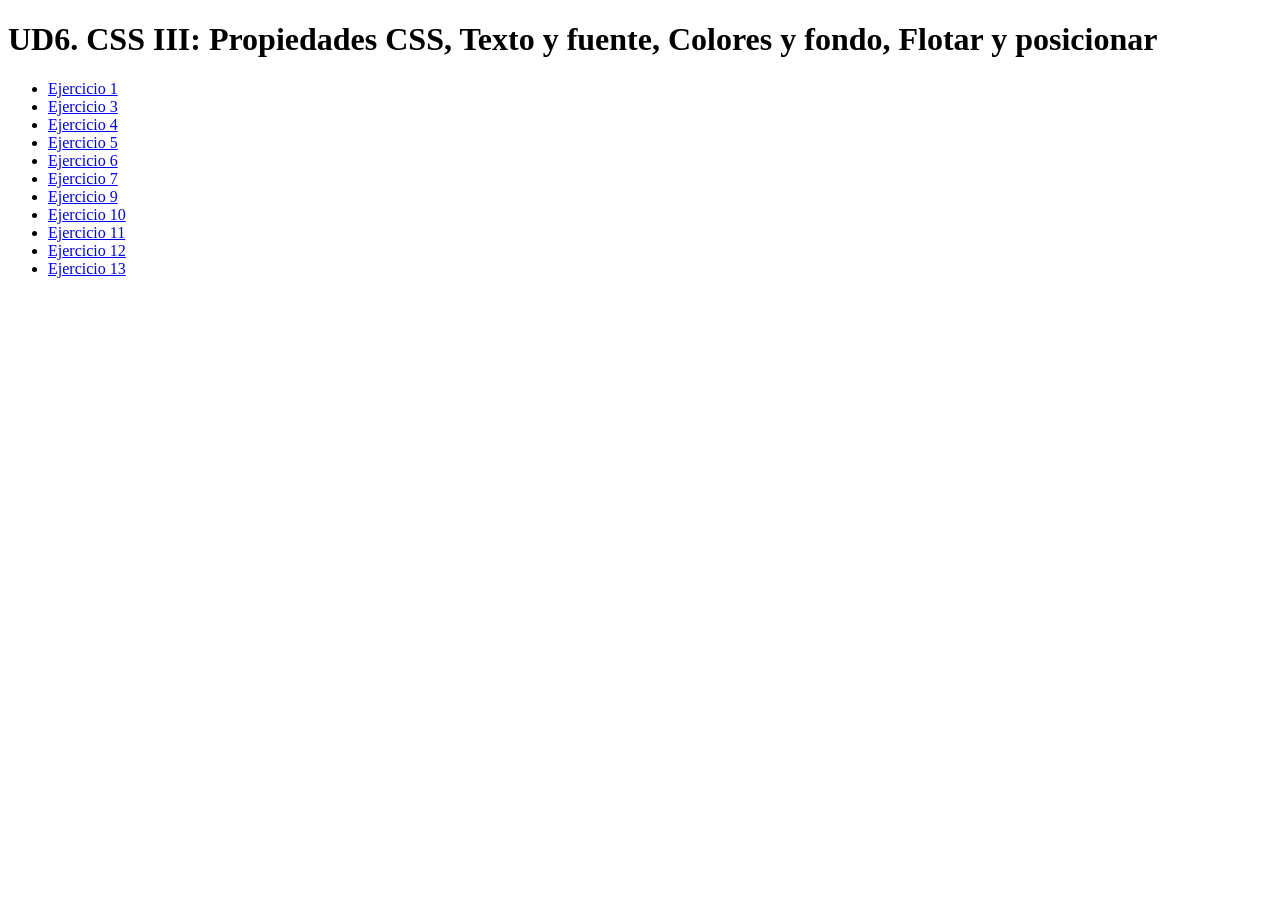
<file: index.html>
<!DOCTYPE html>
<html lang="es">
<head>
    <meta charset="UTF-8">
    <meta name="viewport" content="width=device-width, initial-scale=1.0">
    <title>UD6. CSS III - Ejercicios resueltos</title>
</head>
<body>
    <h1>UD6. CSS III: Propiedades CSS, Texto y fuente, Colores y fondo, Flotar y posicionar</h1>
    <ul>
        <li><a href="ej1/ej1.html">Ejercicio 1</a></li>
        <li><a href="ej3/ej3.html">Ejercicio 3</a></li>
        <li><a href="ej4/ej4.html">Ejercicio 4</a></li>
        <li><a href="ej5/ej5.html">Ejercicio 5</a></li>
        <li><a href="ej6/ej6.html">Ejercicio 6</a></li>
        <li><a href="ej7/ej7.html">Ejercicio 7</a></li>
        <li><a href="ej9/ej9.html">Ejercicio 9</a></li>
        <li><a href="ej10/ej10.html">Ejercicio 10</a></li>
        <li><a href="ej11/ej11.html">Ejercicio 11</a></li>
        <li><a href="ej12/ej12.html">Ejercicio 12</a></li>
        <li><a href="ej13/ej13.html">Ejercicio 13</a></li>
    </ul>

</body>
</html>
</file>
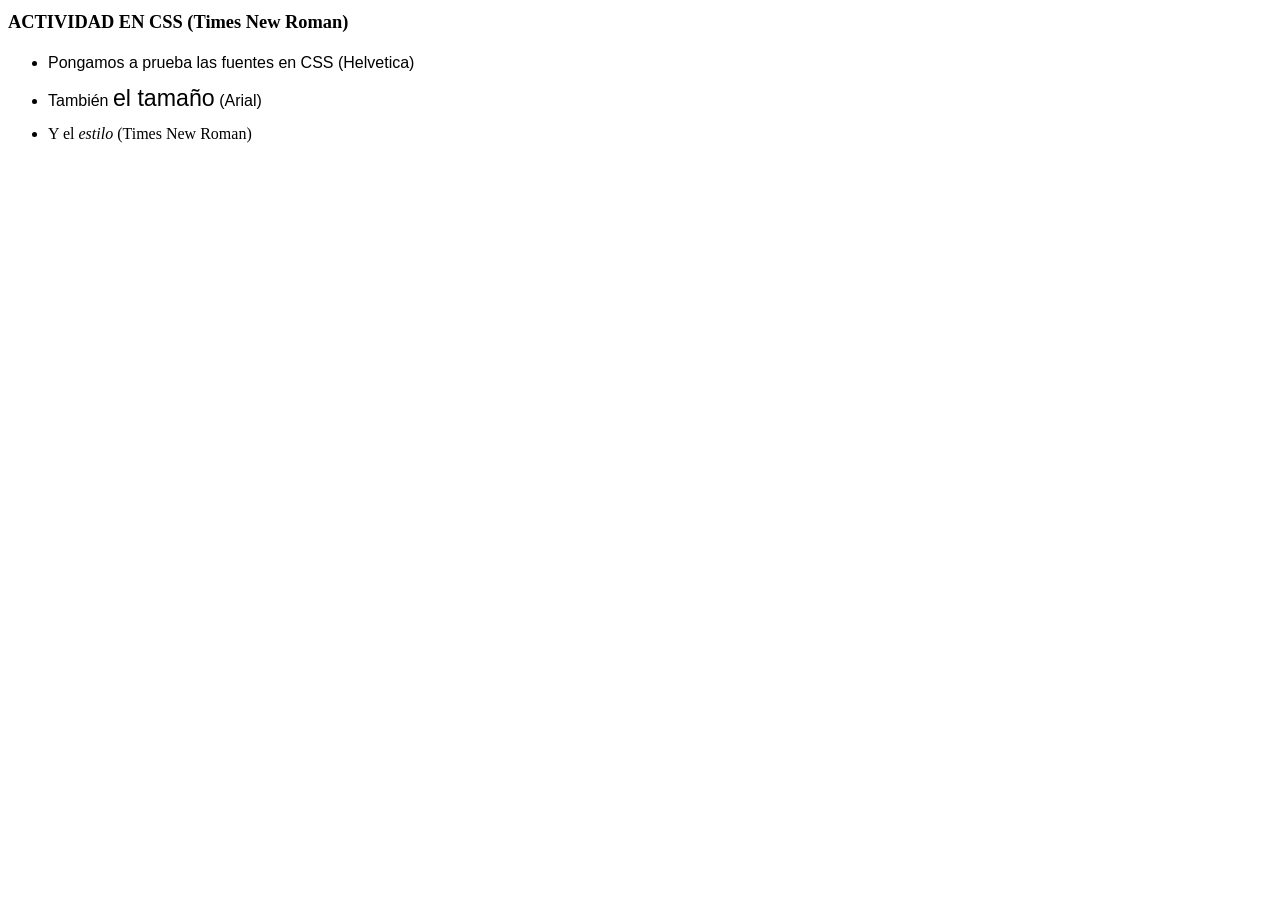
<file: ej1/ej1.html>
<!DOCTYPE html>
<html lang="es">
<head>
    <meta charset="UTF-8">
    <meta name="viewport" content="width=device-width, initial-scale=1.0">
    <title>Ejercicio 1: Texto y fuentes</title>
    <link rel="stylesheet" type="text/css" href="estilos1.css">
</head>
<body>
    <h1 class="titulo">ACTIVIDAD EN CSS (Times New Roman)</h1>
    <ul class="lista">
        <li class="fuente-helvetica">
            Pongamos a prueba las fuentes en CSS (Helvetica)
        </li>
        <li class="fuente-arial">
            También <span class="tamano">el tamaño</span> (Arial)
        </li>
        <li class="fuente-times">
            Y el <span class="cursiva">estilo</span> (Times New Roman)
        </li>
    </ul>

</body>
</html>
</file>
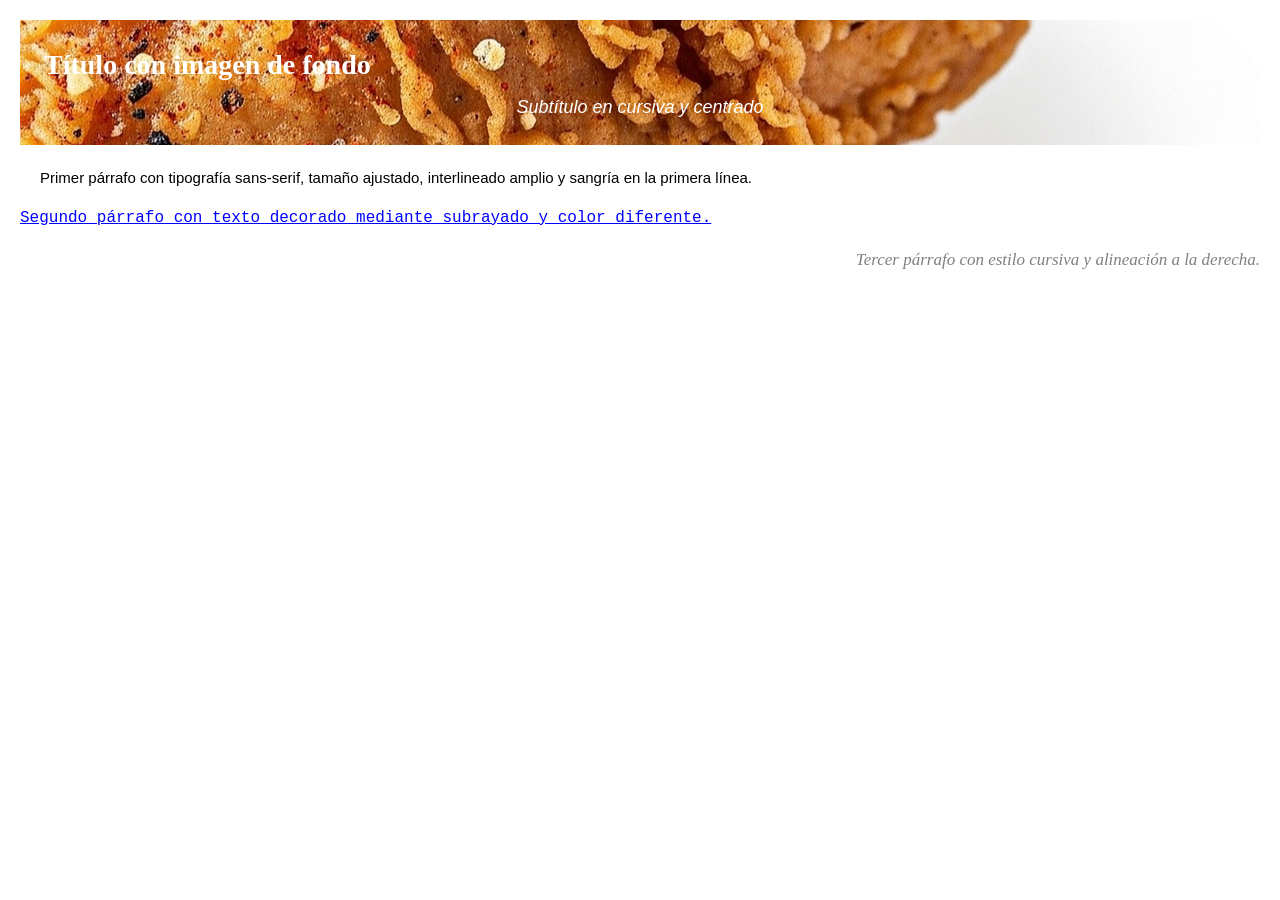
<file: ej10/ej10.html>
<!DOCTYPE html>
<html lang="es">

<head>
    <meta charset="UTF-8">
    <meta name="viewport" content="width=device-width, initial-scale=1.0">
    <title>Ejercicio 10: </title>
    <link rel="stylesheet" href="estilos10.css">
</head>

<body>
    <div class="banner">
        <h1>Título con imagen de fondo</h1>
        <p class="subtitulo">Subtítulo en cursiva y centrado</p>
    </div>

    <p class="parrafo-1">
        Primer párrafo con tipografía sans-serif, tamaño ajustado, interlineado amplio y sangría en la primera línea.
    </p>

    <p class="parrafo-2">
        Segundo párrafo con texto decorado mediante subrayado y color diferente.
    </p>

    <p class="parrafo-3">
        Tercer párrafo con estilo cursiva y alineación a la derecha.
    </p>

</body>
</html>
</file>
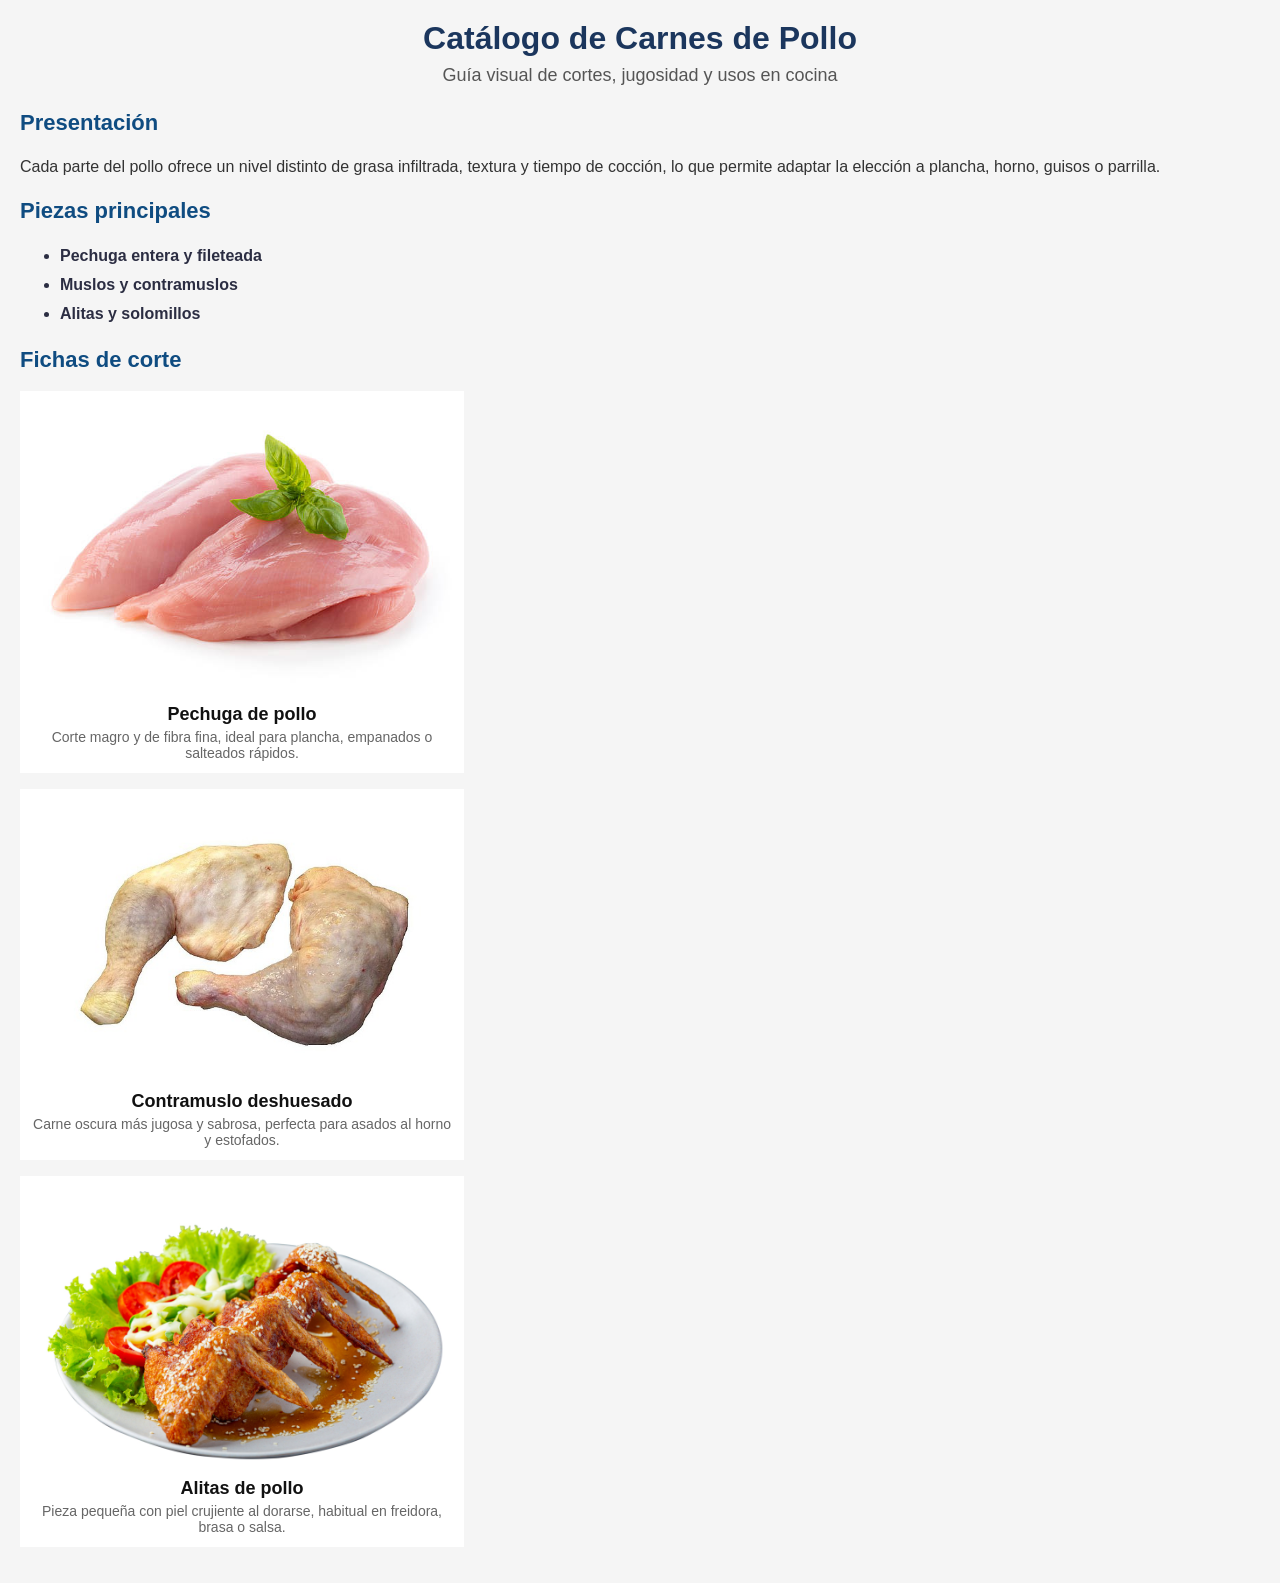
<file: ej11/ej11.html>
<!DOCTYPE html>
<html lang="es">
<head>
    <meta charset="UTF-8">
    <meta name="viewport" content="width=device-width, initial-scale=1.0">
    <title>Ejercicio 11: </title>
    <link rel="stylesheet" type="text/css" href="estilos11.css">
</head>
<body>
    <header class="cabecera">
        <h1 class="titulo-principal">Catálogo de Carnes de Pollo</h1>
        <p class="subtitulo">Guía visual de cortes, jugosidad y usos en cocina</p>
    </header>

    <main class="contenido">
        <section class="seccion-intro">
            <h2 class="titulo-seccion">Presentación</h2>
            <p class="parrafo-intro">
                Cada parte del pollo ofrece un nivel distinto de grasa infiltrada, textura y tiempo de cocción, lo que permite adaptar la elección a plancha, horno, guisos o parrilla.
            </p>
        </section>

        <section class="seccion-categorias">
            <h2 class="titulo-seccion">Piezas principales</h2>
            <ul class="lista-categorias">
                <li>Pechuga entera y fileteada</li>
                <li>Muslos y contramuslos</li>
                <li>Alitas y solomillos</li>
            </ul>
        </section>

        <section class="seccion-galeria">
            <h2 class="titulo-seccion">Fichas de corte</h2>

            <article class="tarjeta">
                <img src="imagenes/pechuga.jpg" alt="Filetes de pechuga de pollo">
                <h3 class="titulo-foto">Pechuga de pollo</h3>
                <p class="descripcion-foto">Corte magro y de fibra fina, ideal para plancha, empanados o salteados rápidos.</p>
            </article>

            <article class="tarjeta">
                <img src="imagenes/contramuslo.jpg" alt="Contramuslos de pollo deshuesados">
                <h3 class="titulo-foto">Contramuslo deshuesado</h3>
                <p class="descripcion-foto">Carne oscura más jugosa y sabrosa, perfecta para asados al horno y estofados.</p>
            </article>

            <article class="tarjeta">
                <img src="imagenes/alitas.jpg" alt="Alitas de pollo adobadas">
                <h3 class="titulo-foto">Alitas de pollo</h3>
                <p class="descripcion-foto">Pieza pequeña con piel crujiente al dorarse, habitual en freidora, brasa o salsa.</p>
            </article>
        </section>
    </main>

</body>
</html>
</file>
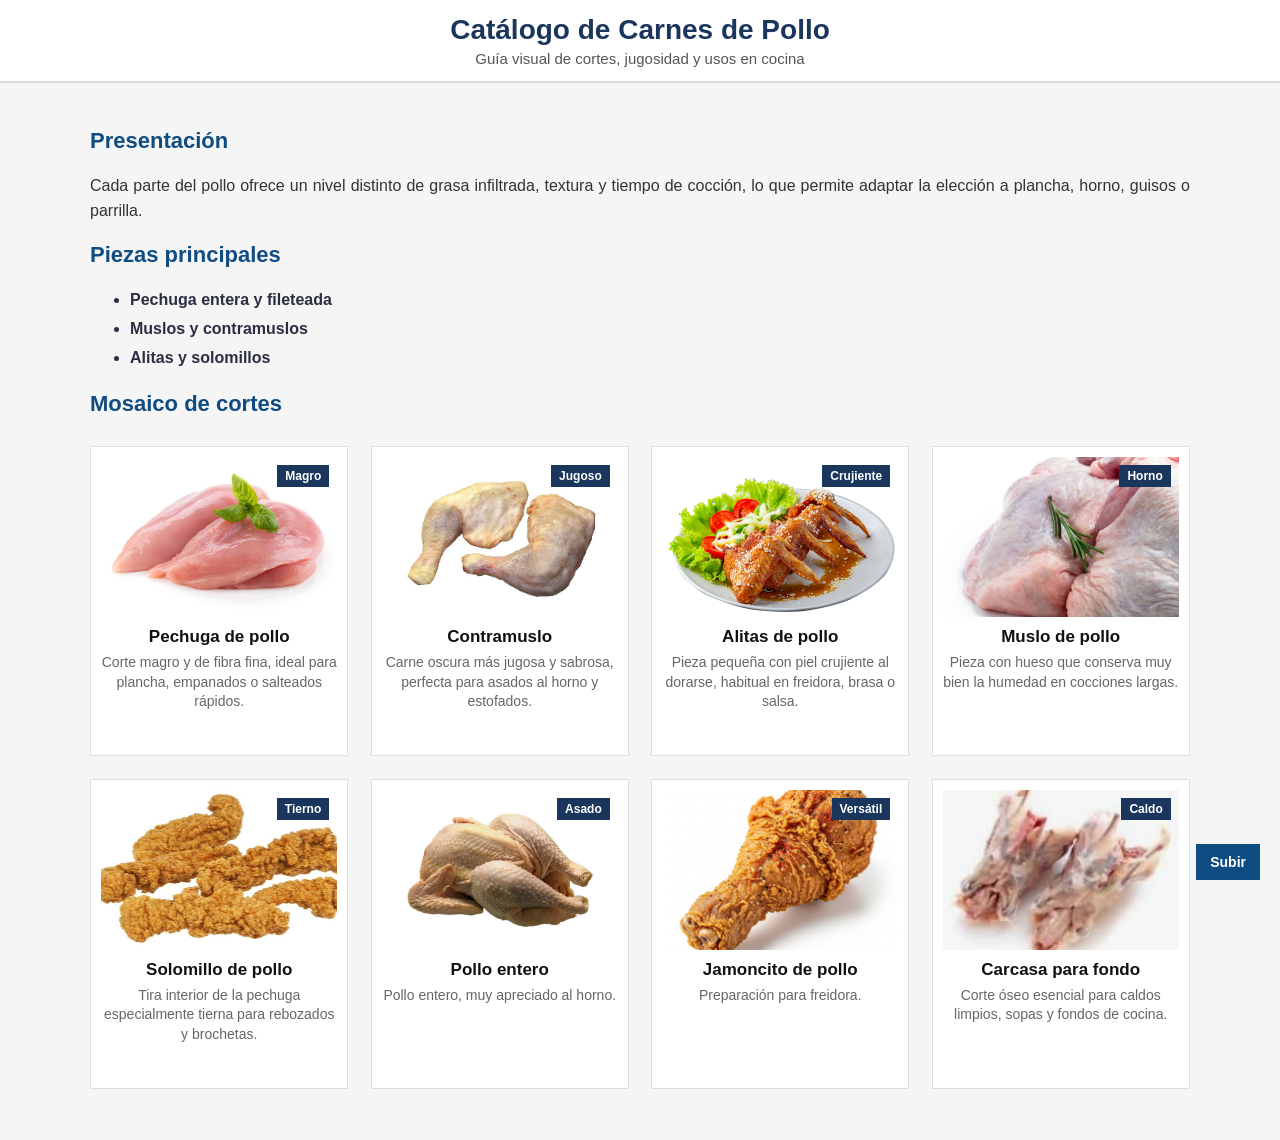
<file: ej12/ej12.html>
<!DOCTYPE html>
<html lang="es">
<head>
    <meta charset="UTF-8">
    <meta name="viewport" content="width=device-width, initial-scale=1.0">
    <title>Ejercicio 12: </title>
    <link rel="stylesheet" type="text/css" href="estilos12.css">
</head>
<body>
    <header class="cabecera-fija">
        <h1 class="titulo-principal">Catálogo de Carnes de Pollo</h1>
        <p class="subtitulo">Guía visual de cortes, jugosidad y usos en cocina</p>
    </header>

    <main class="contenido">
        <section class="seccion-intro">
            <h2 class="titulo-seccion">Presentación</h2>
            <p class="parrafo-intro">
                Cada parte del pollo ofrece un nivel distinto de grasa infiltrada, textura y tiempo de cocción, lo que permite adaptar la elección a plancha, horno, guisos o parrilla.
            </p>
        </section>

        <section class="seccion-categorias">
            <h2 class="titulo-seccion">Piezas principales</h2>
            <ul class="lista-categorias">
                <li>Pechuga entera y fileteada</li>
                <li>Muslos y contramuslos</li>
                <li>Alitas y solomillos</li>
            </ul>
        </section>

        <section class="seccion-galeria">
            <h2 class="titulo-seccion">Mosaico de cortes</h2>

            <div class="mosaico">
                <article class="tarjeta">
                    <div class="contenedor-imagen">
                        <img src="imagenes/pechuga.jpg" alt="Filetes de pechuga de pollo">
                        <span class="etiqueta">Magro</span>
                    </div>
                    <h3 class="titulo-foto">Pechuga de pollo</h3>
                    <p class="descripcion-foto">Corte magro y de fibra fina, ideal para plancha, empanados o salteados rápidos.</p>
                </article>

                <article class="tarjeta">
                    <div class="contenedor-imagen">
                        <img src="imagenes/contramuslo.jpg" alt="Contramuslos de pollo deshuesados">
                        <span class="etiqueta">Jugoso</span>
                    </div>
                    <h3 class="titulo-foto">Contramuslo</h3>
                    <p class="descripcion-foto">Carne oscura más jugosa y sabrosa, perfecta para asados al horno y estofados.</p>
                </article>

                <article class="tarjeta">
                    <div class="contenedor-imagen">
                        <img src="imagenes/alitas.jpg" alt="Alitas de pollo adobadas">
                        <span class="etiqueta">Crujiente</span>
                    </div>
                    <h3 class="titulo-foto">Alitas de pollo</h3>
                    <p class="descripcion-foto">Pieza pequeña con piel crujiente al dorarse, habitual en freidora, brasa o salsa.</p>
                </article>

                <article class="tarjeta">
                    <div class="contenedor-imagen">
                        <img src="imagenes/muslo.jpg" alt="Muslos de pollo enteros">
                        <span class="etiqueta">Horno</span>
                    </div>
                    <h3 class="titulo-foto">Muslo de pollo</h3>
                    <p class="descripcion-foto">Pieza con hueso que conserva muy bien la humedad en cocciones largas.</p>
                </article>

                <article class="tarjeta">
                    <div class="contenedor-imagen">
                        <img src="imagenes/solomillo.jpg" alt="Solomillos de pechuga de pollo">
                        <span class="etiqueta">Tierno</span>
                    </div>
                    <h3 class="titulo-foto">Solomillo de pollo</h3>
                    <p class="descripcion-foto">Tira interior de la pechuga especialmente tierna para rebozados y brochetas.</p>
                </article>

                <article class="tarjeta">
                    <div class="contenedor-imagen">
                        <img src="imagenes/pollo-entero.jpg" alt="Pollo entero">
                        <span class="etiqueta">Asado</span>
                    </div>
                    <h3 class="titulo-foto">Pollo entero</h3>
                    <p class="descripcion-foto">Pollo entero, muy apreciado al horno.</p>
                </article>

                <article class="tarjeta">
                    <div class="contenedor-imagen">
                        <img src="imagenes/jamoncito.jpg" alt="Jamoncito de pollo">
                        <span class="etiqueta">Versátil</span>
                    </div>
                    <h3 class="titulo-foto">Jamoncito de pollo</h3>
                    <p class="descripcion-foto">Preparación para freidora.</p>
                </article>

                <article class="tarjeta">
                    <div class="contenedor-imagen">
                        <img src="imagenes/carcasa.jpg" alt="Carcasa y espinazo de pollo para caldo">
                        <span class="etiqueta">Caldo</span>
                    </div>
                    <h3 class="titulo-foto">Carcasa para fondo</h3>
                    <p class="descripcion-foto">Corte óseo esencial para caldos limpios, sopas y fondos de cocina.</p>
                </article>
            </div>
        </section>
    </main>

    <a href="#" class="boton-subir">Subir</a>

</body>
</html>
</file>
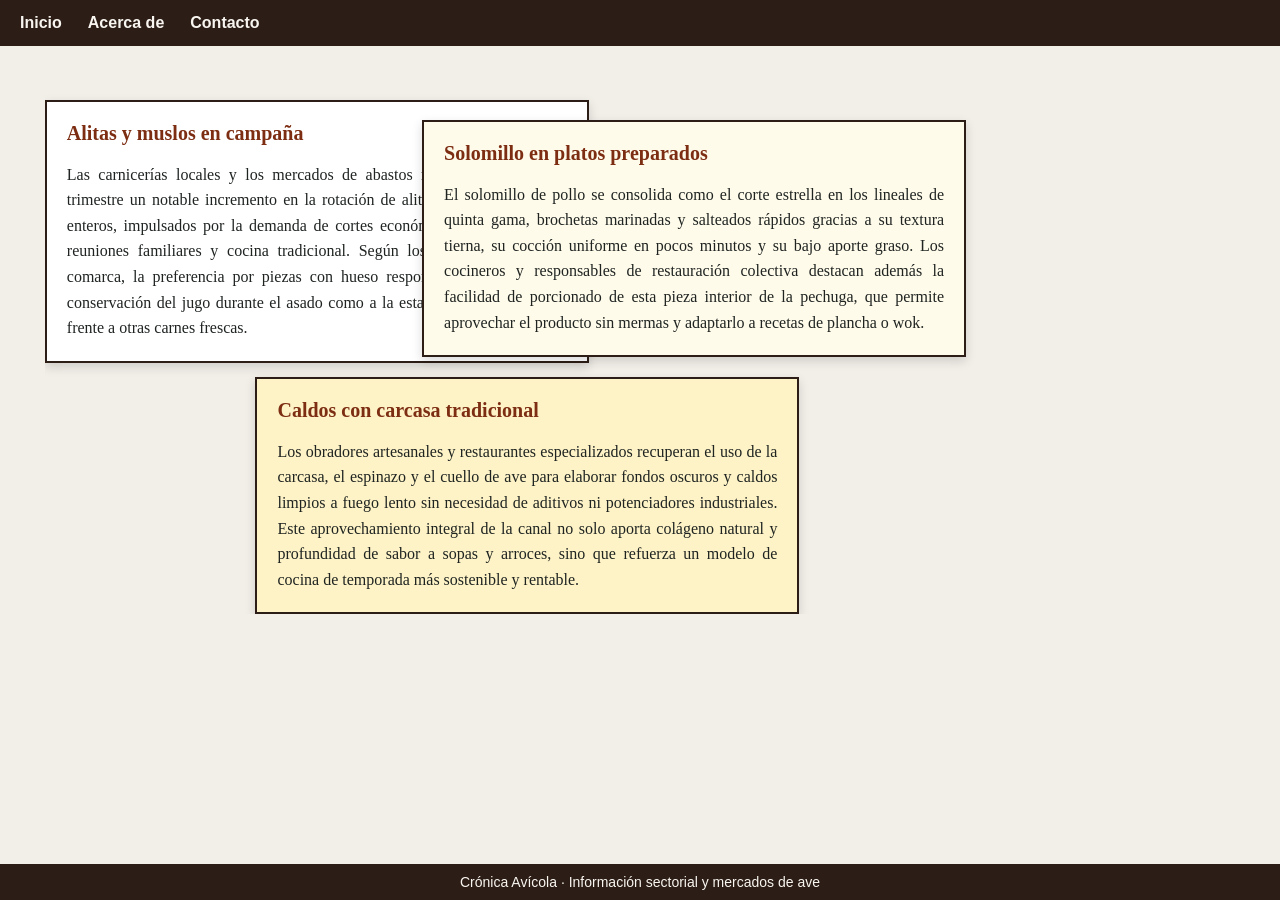
<file: ej13/ej13.html>
<!DOCTYPE html>
<html lang="es">
<head>
    <meta charset="UTF-8">
    <meta name="viewport" content="width=device-width, initial-scale=1.0">
    <title>Ejercicio 13: </title>
    <link rel="stylesheet" type="text/css" href="estilos13.css">
</head>
<body>
    <nav class="barra-nav">
        <a href="#inicio">Inicio</a>
        <a href="#acerca">Acerca de</a>
        <a href="#contacto">Contacto</a>
    </nav>

    <main id="inicio" class="contenedor">
        <div class="fila-secciones">
            <section id="acerca" class="seccion seccion-1">
                <h2>Alitas y muslos en campaña</h2>
                <p>Las carnicerías locales y los mercados de abastos registran durante este trimestre un notable incremento en la rotación de alitas adobadas y muslos enteros, impulsados por la demanda de cortes económicos y sabrosos para reuniones familiares y cocina tradicional. Según los distribuidores de la comarca, la preferencia por piezas con hueso responde tanto a su mejor conservación del jugo durante el asado como a la estabilidad de sus precios frente a otras carnes frescas.</p>
            </section>

            <section class="seccion seccion-2">
                <h2>Solomillo en platos preparados</h2>
                <p>El solomillo de pollo se consolida como el corte estrella en los lineales de quinta gama, brochetas marinadas y salteados rápidos gracias a su textura tierna, su cocción uniforme en pocos minutos y su bajo aporte graso. Los cocineros y responsables de restauración colectiva destacan además la facilidad de porcionado de esta pieza interior de la pechuga, que permite aprovechar el producto sin mermas y adaptarlo a recetas de plancha o wok.</p>
            </section>

            <section id="contacto" class="seccion seccion-3">
                <h2>Caldos con carcasa tradicional</h2>
                <p>Los obradores artesanales y restaurantes especializados recuperan el uso de la carcasa, el espinazo y el cuello de ave para elaborar fondos oscuros y caldos limpios a fuego lento sin necesidad de aditivos ni potenciadores industriales. Este aprovechamiento integral de la canal no solo aporta colágeno natural y profundidad de sabor a sopas y arroces, sino que refuerza un modelo de cocina de temporada más sostenible y rentable.</p>
            </section>
        </div>
    </main>

    <footer class="pie-fijo">
        <p>Crónica Avícola · Información sectorial y mercados de ave</p>
    </footer>

</body>
</html>
</file>
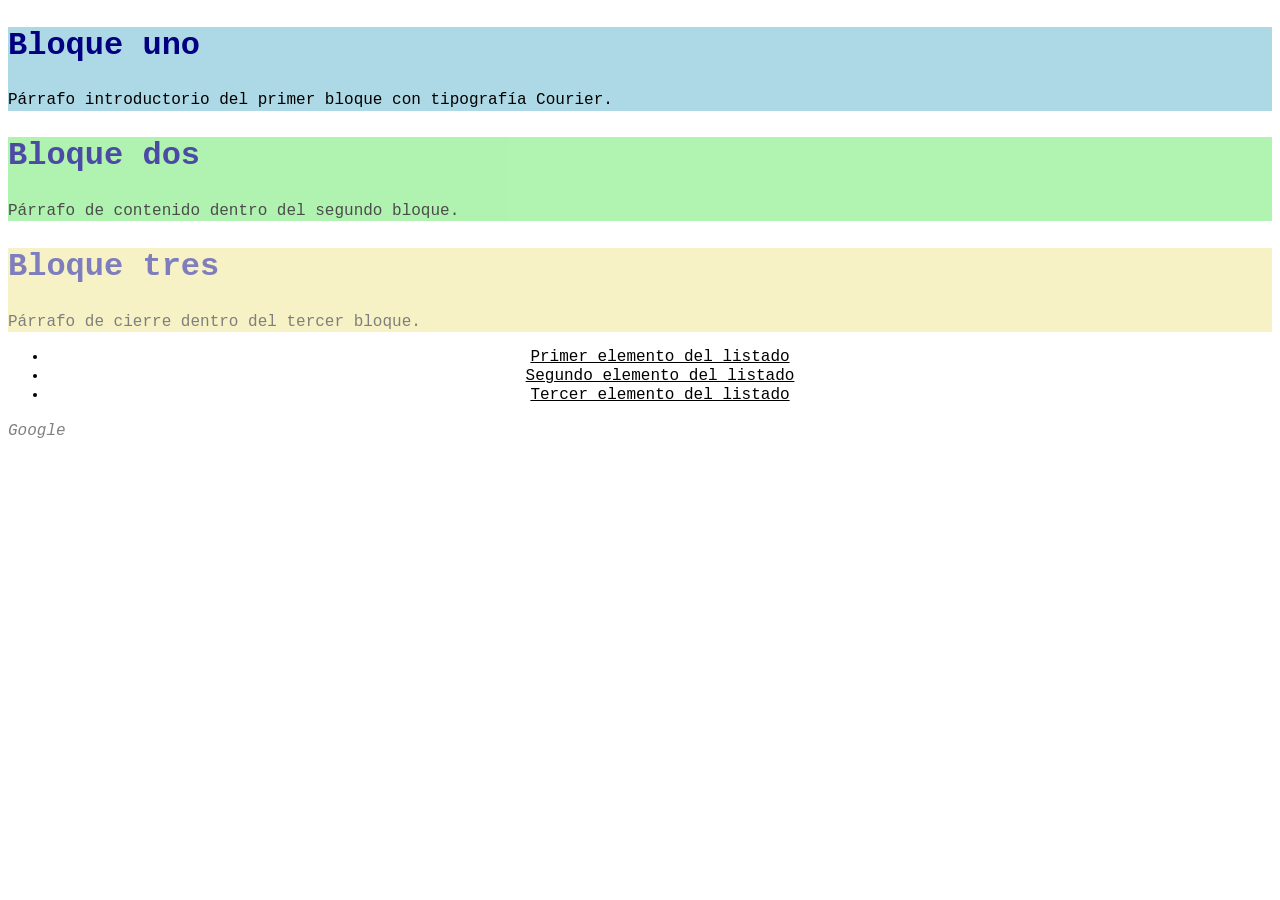
<file: ej3/ej3.html>
<!DOCTYPE html>
<html lang="es">
<head>
    <meta charset="UTF-8">
    <meta name="viewport" content="width=device-width, initial-scale=1.0">
    <title>Ejercicio 3:</title>
    <link rel="stylesheet" type="text/css" href="estilos3.css">
</head>
<body>
    <section class="bloque bloque-1">
        <h1>Bloque uno</h1>
        <p>Párrafo introductorio del primer bloque con tipografía Courier.</p>
    </section>

    <section class="bloque bloque-2">
        <h1>Bloque dos</h1>
        <p>Párrafo de contenido dentro del segundo bloque.</p>
    </section>

    <section class="bloque bloque-3">
        <h1>Bloque tres</h1>
        <p>Párrafo de cierre dentro del tercer bloque.</p>
    </section>

    <ul class="listado">
        <li>Primer elemento del listado</li>
        <li>Segundo elemento del listado</li>
        <li>Tercer elemento del listado</li>
    </ul>

    <p class="enlace-google">
        <a href="https://www.google.com">Google</a>
    </p>

</body>
</html>
</file>
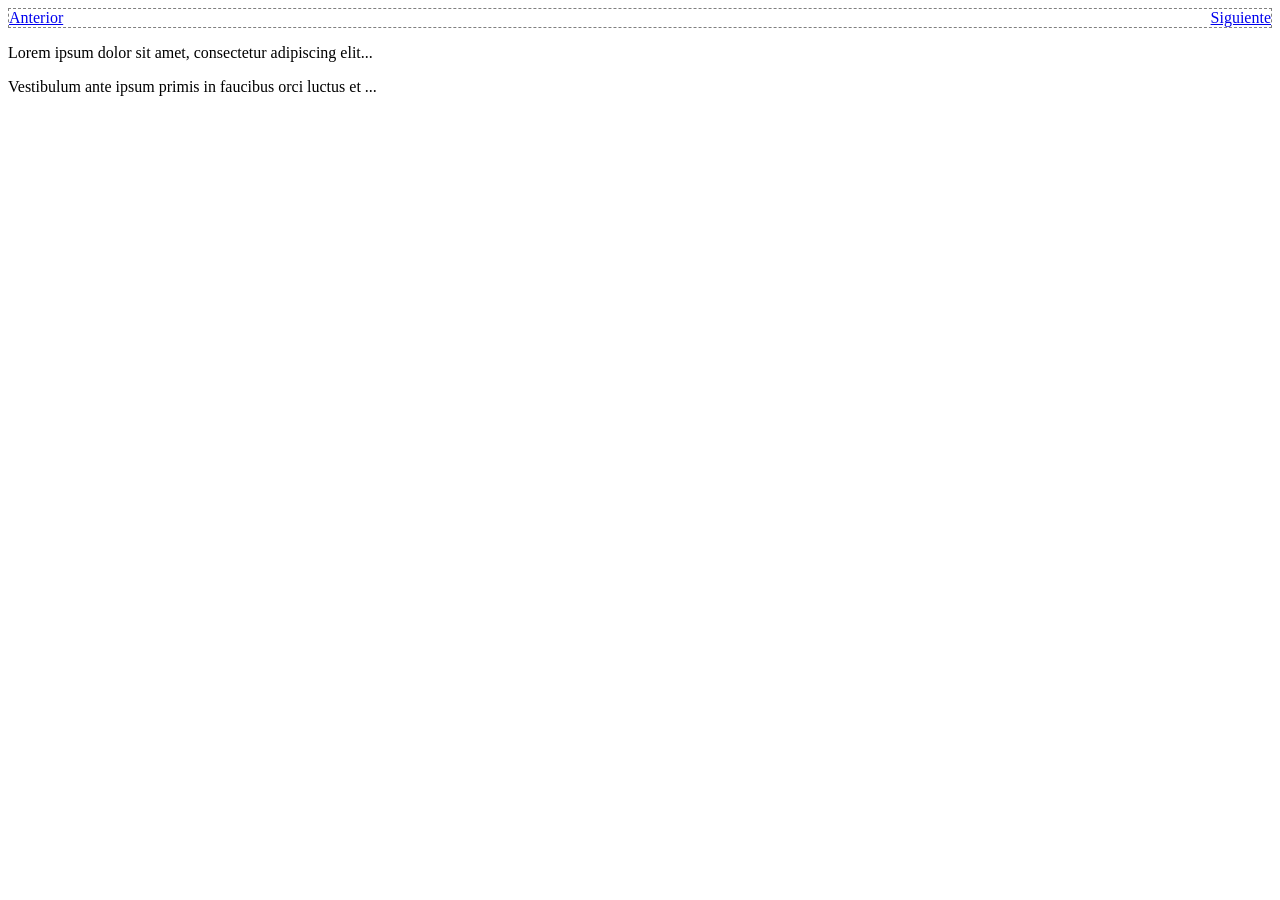
<file: ej4/ej4.html>
<!DOCTYPE html>
<html lang="es">

<head>
    <meta charset="UTF-8">
    <meta name="viewport" content="width=device-width, initial-scale=1.0">
    <title>Ejercicio 4: Float y overflow</title>
    <link rel="stylesheet" href="estilos4.css">
</head>

<body>
    <div>
        <a class="anterior" href="#">Anterior</a>
        <a class="siguiente" href="#">Siguiente</a>
    </div>

    <p>Lorem ipsum dolor sit amet, consectetur adipiscing elit...</p>
    <p>Vestibulum ante ipsum primis in faucibus orci luctus et ...</p>

</body>
</html>
</file>
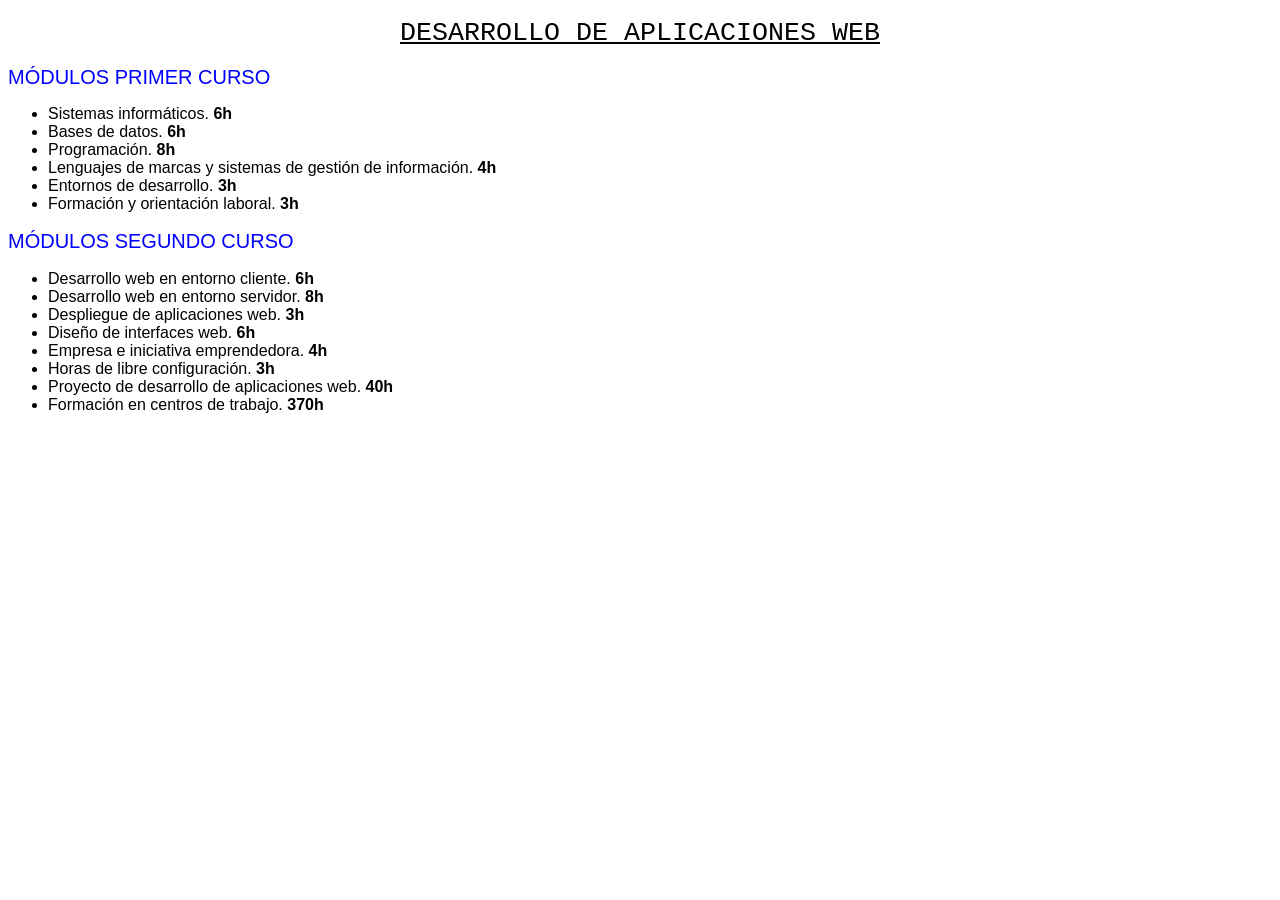
<file: ej5/ej5.html>
<!DOCTYPE html>
<html lang="es">

<head>
    <meta charset="UTF-8">
    <meta name="viewport" content="width=device-width, initial-scale=1.0">
    <title>Ejercicio 5: </title>
    <link rel="stylesheet" href="estilos5.css">
</head>

<body>
    <h1>DESARROLLO DE APLICACIONES WEB</h1>

    <h2>MÓDULOS PRIMER CURSO</h2>
    <ul>
        <li>Sistemas informáticos. <span class="horas">6h</span></li>
        <li>Bases de datos. <span class="horas">6h</span></li>
        <li>Programación. <span class="horas">8h</span></li>
        <li>Lenguajes de marcas y sistemas de gestión de información. <span class="horas">4h</span></li>
        <li>Entornos de desarrollo. <span class="horas">3h</span></li>
        <li>Formación y orientación laboral. <span class="horas">3h</span></li>
    </ul>

    <h2>MÓDULOS SEGUNDO CURSO</h2>
    <ul>
        <li>Desarrollo web en entorno cliente. <span class="horas">6h</span></li>
        <li>Desarrollo web en entorno servidor. <span class="horas">8h</span></li>
        <li>Despliegue de aplicaciones web. <span class="horas">3h</span></li>
        <li>Diseño de interfaces web. <span class="horas">6h</span></li>
        <li>Empresa e iniciativa emprendedora. <span class="horas">4h</span></li>
        <li>Horas de libre configuración. <span class="horas">3h</span></li>
        <li>Proyecto de desarrollo de aplicaciones web. <span class="horas">40h</span></li>
        <li>Formación en centros de trabajo. <span class="horas">370h</span></li>
    </ul>

</body>
</html>
</file>
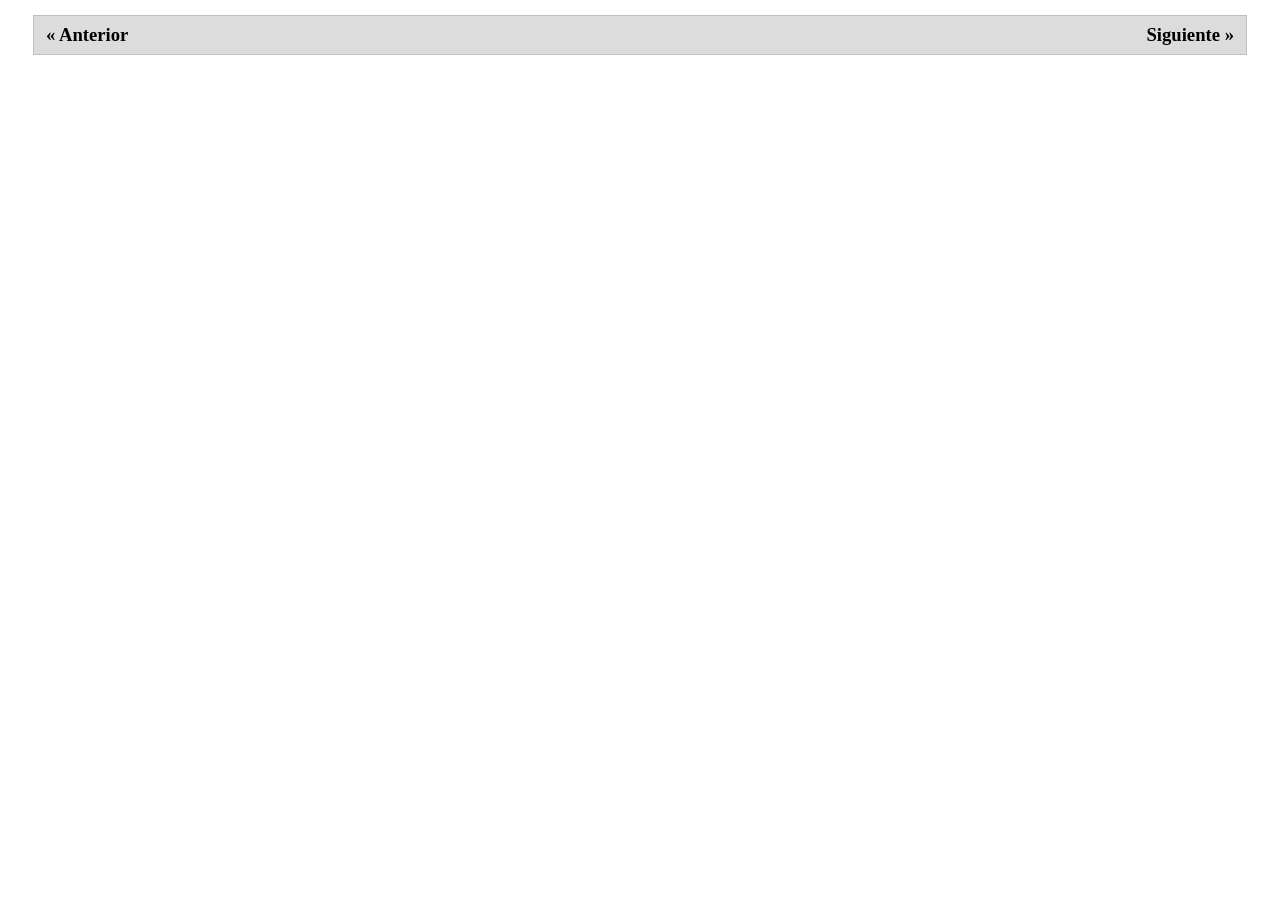
<file: ej6/ej6.html>
<html xmlns="http://www.w3.org/1999/xhtml">
<head>
    <title>Ejercicio 6</title>
    <style type="text/css">
        div#paginacion {
            background-color: #dcdcdc;
            border: 1px solid #c0c0c0;
            padding: 8px 12px;
            margin: 15px 25px;
            font-family: "Times New Roman", Times, serif;
            font-size: 14pt;
            font-weight: bold;
        }

        .derecha {
            float: right;
        }

        .izquierda {
            float: left;
        }

        div.clear {
            clear: both;
        }
    </style>
</head>
<body>
    <div id="paginacion">
        <span class="izquierda">« Anterior</span>
        <span class="derecha">Siguiente »</span>
        <div class="clear"></div>
    </div>
</body>
</html>
</file>
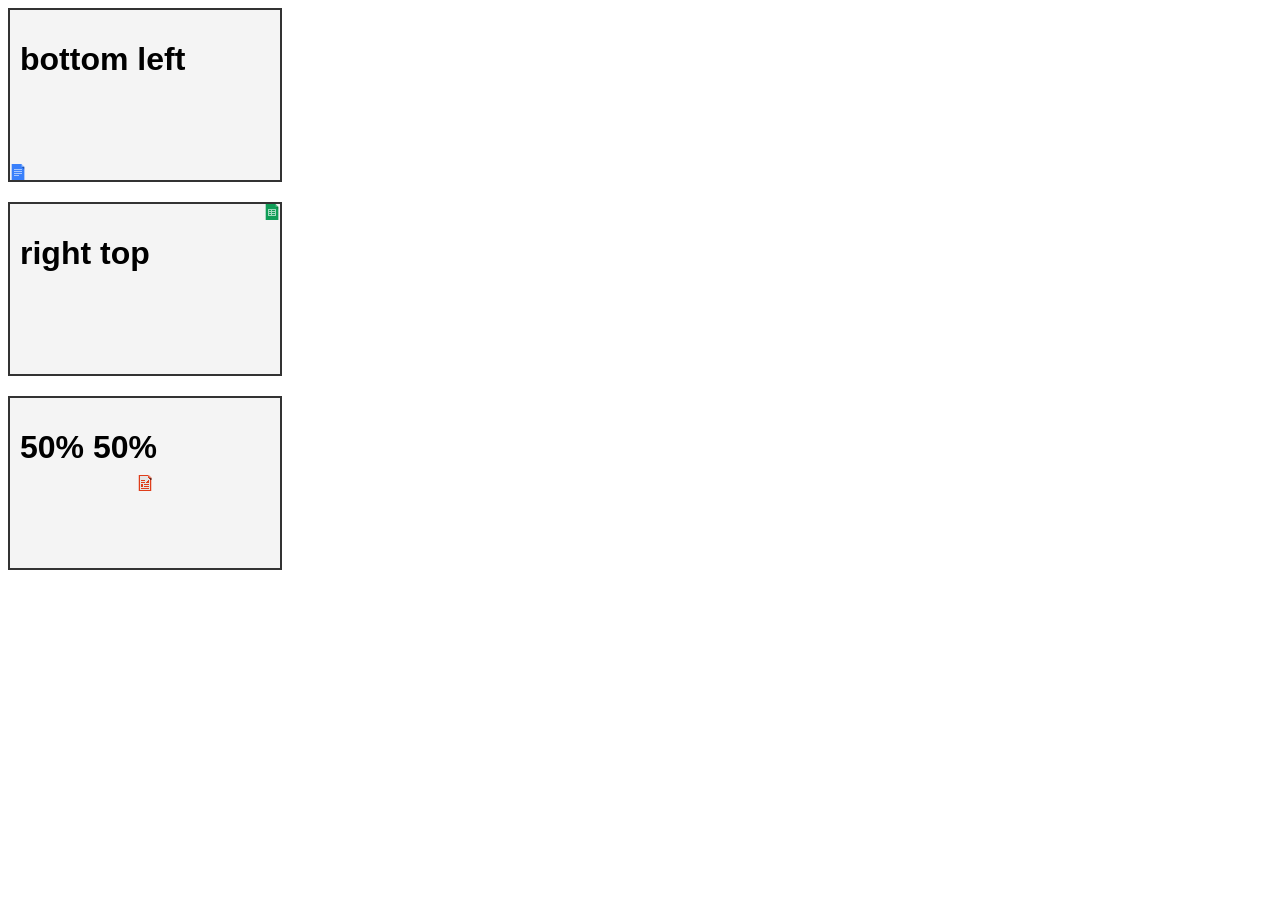
<file: ej7/ej7.html>
<!DOCTYPE html>
<html lang="es">
<head>
    <meta charset="UTF-8">
    <meta name="viewport" content="width=device-width, initial-scale=1.0">
    <title>Ejercicio 7: Posición de fondo</title>
    <link rel="stylesheet" type="text/css" href="estilos7.css">
</head>
<body>
    <div id="caja1">
        <h1>bottom left</h1>
    </div>

    <div id="caja2">
        <h1>right top</h1>
    </div>

    <div id="caja3">
        <h1>50% 50%</h1>
    </div>

</body>
</html>
</file>
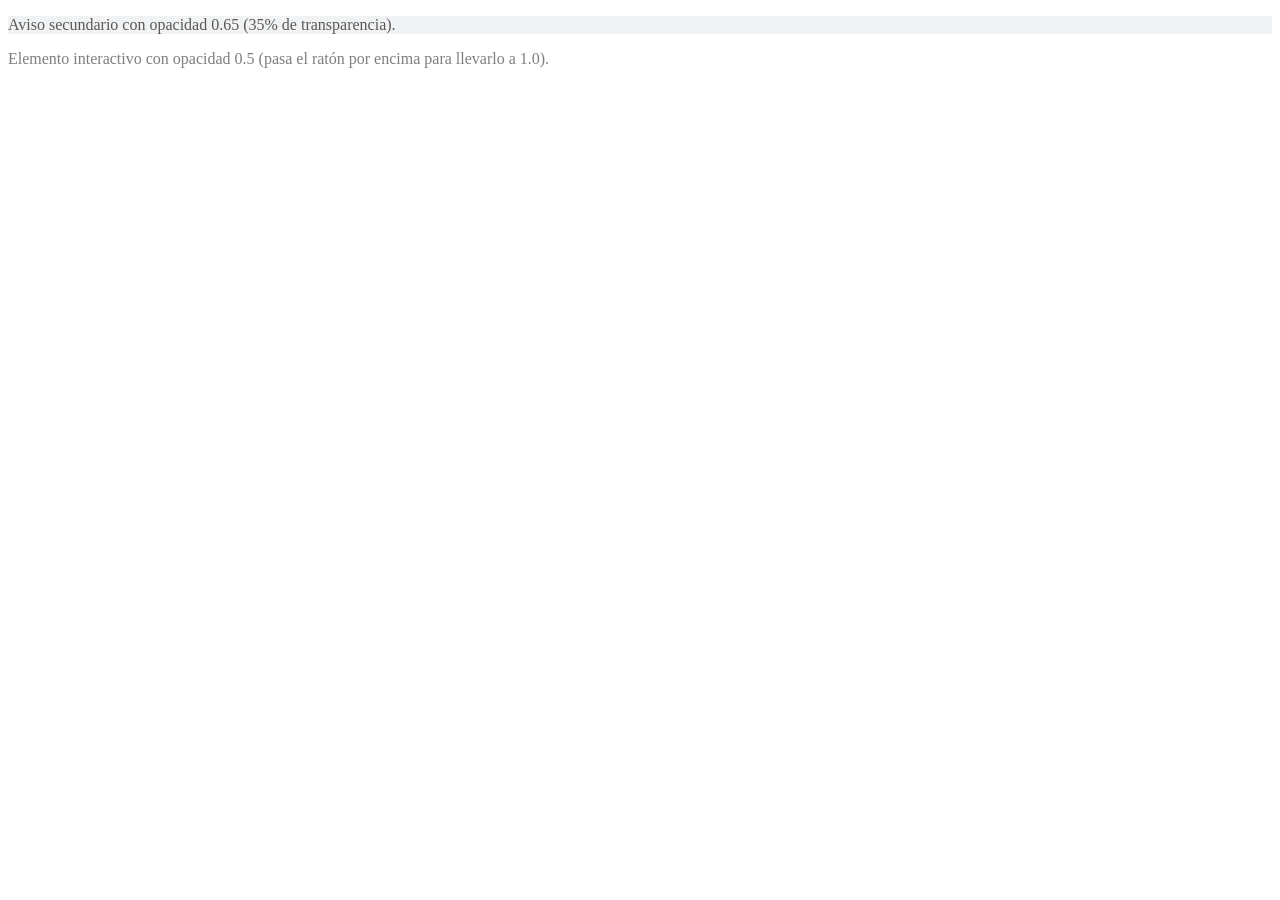
<file: ej9/ej9.html>
<!DOCTYPE html>
<html lang="es">
<head>
    <meta charset="UTF-8">
    <meta name="viewport" content="width=device-width, initial-scale=1.0">
    <title>Ejercicio 9: </title>
    <link rel="stylesheet" type="text/css" href="estilos9.css">
</head>
<body>
    <div class="aviso-secundario">
        <p>Aviso secundario con opacidad 0.65 (35% de transparencia).</p>
    </div>

    <p class="icono-estado">
        Elemento interactivo con opacidad 0.5 (pasa el ratón por encima para llevarlo a 1.0).
    </p>

    <p class="elemento-oculto">
        Este elemento tiene opacity: 0.0 (invisible pero conserva su espacio).
    </p>

</body>
</html>
</file>
<file: ej1/estilos1.css>
.titulo {
    font-family: "Times New Roman", Times, serif;
    font-weight: bold;
    font-size: 1.15rem;
}

/* Separación vertical elementos */
.lista {
    line-height: 1.8;
}

/* Primer elemento */
.fuente-helvetica {
    font-family: Helvetica, Arial, sans-serif;
    font-size: 1rem;
}

/* Segundo elemento */
.fuente-arial {
    font-family: Arial, Helvetica, sans-serif;
    font-size: 1rem;
}

.tamano {
    font-size: 1.45rem;
}

/* Tercer elemento */
.fuente-times {
    font-family: "Times New Roman", Times, serif;
    font-size: 1rem;
}

.cursiva {
    font-style: italic;
}
</file>
<file: ej10/estilos10.css>
body {
    margin: 0;
    padding: 20px;
    font-family: Arial, Helvetica, sans-serif;
    font-size: 16px;
    line-height: 1.5;
    color: lightsalmon;
    background-color: white;
}

.banner {
    background-color: green;
    background-image: url("imagenes/pollo.jpg");
    background-repeat: no-repeat;
    background-position: right center;
    color: white;
    padding: 24px;
    margin-bottom: 20px;
}

.banner h1 {
    margin: 0 0 8px 0;
    font-family: Georgia, "Times New Roman", serif;
    font-size: 28px;
    font-style: normal;
    text-align: left;
}

.subtitulo {
    margin: 0;
    font-size: 18px;
    font-style: italic;
    text-align: center;
}

.parrafo-1 {
    font-family: Verdana, Geneva, sans-serif;
    font-size: 15px;
    font-style: normal;
    color: black;
    text-align: justify;
    text-indent: 20px;
    line-height: 1.7;
}

.parrafo-2 {
    font-family: "Courier New", Courier, monospace;
    font-size: 16px;
    font-style: normal;
    color: blue;
    text-align: left;
    text-decoration: underline;
    line-height: 1.4;
}

.parrafo-3 {
    font-family: Georgia, "Times New Roman", serif;
    font-size: 17px;
    font-style: italic;
    color: grey;
    text-align: right;
    text-decoration: none;
    line-height: 1.6;
}

@media (max-width: 600px) {
    body {
        padding: 12px;
    }

    .banner {
        background-position: center bottom;
        padding: 18px;
    }

    .banner h1 {
        font-size: 22px;
        text-align: center;
    }

    .parrafo-1 {
        text-align: left;
    }
}
</file>
<file: ej11/estilos11.css>
body {
    margin: 0;
    padding: 20px;
    font-family: Arial, Helvetica, sans-serif;
    font-size: 16px;
    font-weight: normal;
    color: #222222;
    background-color: #f5f5f5;
    text-align: left;
}

.cabecera {
    text-align: center;
    margin-bottom: 24px;
}

.titulo-principal {
    color: #1b365d;
    font-size: 32px;
    font-weight: bold;
    text-align: center;
    margin: 0 0 8px 0;
}

.subtitulo {
    color: #555555;
    font-size: 18px;
    font-weight: 400;
    text-align: center;
    margin: 0;
}

.titulo-seccion {
    color: #0f4c81;
    font-size: 22px;
    font-weight: 700;
    text-align: left;
}

.parrafo-intro {
    color: #333333;
    font-size: 16px;
    font-weight: normal;
    text-align: justify;
    line-height: 1.6;
}

.lista-categorias {
    color: #2b2d42;
    font-size: 16px;
    font-weight: 600;
    text-align: left;
    line-height: 1.8;
}

.tarjeta {
    background-color: #ffffff;
    padding: 12px;
    margin-bottom: 16px;
    max-width: 420px;
}

.tarjeta img {
    width: 100%;
    height: auto;
    display: block;
}

.titulo-foto {
    color: #111111;
    font-size: 18px;
    font-weight: bold;
    text-align: center;
    margin: 10px 0 4px 0;
}

.descripcion-foto {
    color: #666666;
    font-size: 14px;
    font-weight: 300;
    text-align: center;
    margin: 0;
}
</file>
<file: ej12/estilos12.css>
* {
    box-sizing: border-box;
}

body {
    margin: 0;
    padding: 110px 20px 40px 20px;
    font-family: Arial, Helvetica, sans-serif;
    font-size: 16px;
    font-weight: normal;
    color: #222222;
    background-color: #f5f5f5;
    text-align: left;
}

/* Posicionamiento fijo para la cabecera superior */
.cabecera-fija {
    position: fixed;
    top: 0;
    left: 0;
    width: 100%;
    background-color: #ffffff;
    border-bottom: 2px solid #dcdcdc;
    padding: 14px 20px;
    text-align: center;
    z-index: 10;
}

.titulo-principal {
    color: #1b365d;
    font-size: 28px;
    font-weight: bold;
    text-align: center;
    margin: 0 0 4px 0;
}

.subtitulo {
    color: #555555;
    font-size: 15px;
    font-weight: 400;
    text-align: center;
    margin: 0;
}

.contenido {
    max-width: 1100px;
    margin: 0 auto;
}

.titulo-seccion {
    color: #0f4c81;
    font-size: 22px;
    font-weight: 700;
    text-align: left;
}

.parrafo-intro {
    color: #333333;
    font-size: 16px;
    font-weight: normal;
    text-align: justify;
    line-height: 1.6;
}

.lista-categorias {
    color: #2b2d42;
    font-size: 16px;
    font-weight: 600;
    text-align: left;
    line-height: 1.8;
}

/* Contenedor del mosaico con clearfix mediante overflow: auto */
.mosaico {
    overflow: auto;
    margin: 0 -1%;
}

/* Disposición mosaico 4 columnas mediante float */
.tarjeta {
    float: left;
    width: 23%;
    margin: 1%;
    background-color: #ffffff;
    border: 1px solid #e0e0e0;
    padding: 10px;
    height: 310px;
}

/* Posicionamiento relativo en el contenedor de la foto */
.contenedor-imagen {
    position: relative;
    width: 100%;
    height: 160px;
    overflow: hidden;
}

.contenedor-imagen img {
    width: 100%;
    height: 100%;
    object-fit: cover;
    display: block;
}

/* Posicionamiento absoluto para la etiqueta sobre cada imagen */
.etiqueta {
    position: absolute;
    top: 8px;
    right: 8px;
    background-color: #1b365d;
    color: #ffffff;
    font-size: 12px;
    font-weight: bold;
    padding: 4px 8px;
}

.titulo-foto {
    color: #111111;
    font-size: 17px;
    font-weight: bold;
    text-align: center;
    margin: 10px 0 6px 0;
}

.descripcion-foto {
    color: #666666;
    font-size: 14px;
    font-weight: 300;
    text-align: center;
    line-height: 1.4;
    margin: 0;
}

/* Posicionamiento fijo para volver arriba */
.boton-subir {
    position: fixed;
    bottom: 20px;
    right: 20px;
    background-color: #0f4c81;
    color: #ffffff;
    text-decoration: none;
    font-size: 14px;
    font-weight: bold;
    padding: 10px 14px;
}
</file>
<file: ej13/estilos13.css>
body {
    margin: 0;
    padding: 75px 20px 65px 20px;
    font-family: Georgia, "Times New Roman", serif;
    font-size: 16px;
    color: #1f2421;
    background-color: #f2efe9;
}

.barra-nav {
    position: fixed;
    top: 0;
    left: 0;
    width: 100%;
    background-color: #2c1e16;
    padding: 14px 20px;
    z-index: 10;
}

.barra-nav a {
    color: #f9f5f0;
    text-decoration: none;
    font-family: Verdana, sans-serif;
    font-weight: bold;
    margin-right: 22px;
}

.contenedor {
    width: 96%;
    margin: 0 auto;
    overflow: auto;
}

.fila-secciones {
    overflow: auto;
    padding: 25px 0 40px 0;
}

.seccion {
    float: left;
    width: 42%;
    padding: 20px;
    border: 2px solid #2c1e16;
    box-shadow: 0 4px 10px rgba(0, 0, 0, 0.15);
}

.seccion h2 {
    margin-top: 0;
    font-size: 20px;
    color: #7c2d12;
}

.seccion p {
    margin-bottom: 0;
    line-height: 1.6;
    text-align: justify;
}

.seccion-1 {
    position: relative;
    top: 0;
    left: 0;
    background-color: #ffffff;
    z-index: 1;
}

.seccion-2 {
    position: relative;
    top: 20px;
    left: -14%;
    background-color: #fffbeb;
    z-index: 2;
}

.seccion-3 {
    position: relative;
    top: 40px;
    left: -28%;
    background-color: #fef3c7;
    z-index: 3;
}

.pie-fijo {
    position: fixed;
    bottom: 0;
    left: 0;
    width: 100%;
    background-color: #2c1e16;
    color: #f9f5f0;
    text-align: center;
    font-family: Verdana, sans-serif;
    font-size: 14px;
    padding: 10px 0;
    z-index: 10;
}

.pie-fijo p {
    margin: 0;
}
</file>
<file: ej3/estilos3.css>
/* a) Fuente base negra, Courier, 12pt e interlineado 1.2 */
body {
    color: black;
    font-family: Courier, monospace;
    font-size: 12pt;
    line-height: 1.2;
}

/* c) Títulos h1 de color seguro y el doble del tamaño base (24pt) */
h1 {
    color: navy;
    font-size: 24pt;
}

/* d) Elementos del listado centrados y subrayados */
.listado li {
    text-align: center;
    text-decoration: underline;
}

/* e) Enlace a Google: no visitado (cursiva y gris) vs. visitado (rojo, negrita, doble subrayado) */
.enlace-google a:link {
    font-style: italic;
    color: gray;
    text-decoration: none;
}

.enlace-google a:visited {
    color: red;
    font-weight: bold;
    text-decoration: underline double red;
}

/* f) Fondo en cada bloque con transparencia del 0%, 30% y 50% (opacity 1.0, 0.7 y 0.5) */
.bloque-1 {
    background-color: lightblue;
    opacity: 1.0; /* 0% de transparencia */
}

.bloque-2 {
    background-color: lightgreen;
    opacity: 0.7; /* 30% de transparencia */
}

.bloque-3 {
    background-color: khaki;
    opacity: 0.5; /* 50% de transparencia */
}
</file>
<file: ej4/estilos4.css>
div {
    overflow: auto;
    border: 1px dashed grey; /* Para comprobar el alto de la caja */
}

a.anterior {
    float: left;
}

a.siguiente {
    float: right;
}
</file>
<file: ej5/estilos5.css>
/* a) */
body {
    font-family: Arial, Times, sans-serif;
}

/* b) */
h1 {
    font-family: Courier, monospace;
    font-size: 20pt;
    font-weight: normal;
    text-decoration: underline;
    text-align: center;
}

/* c) */
h2 {
    font-family: Verdana, sans-serif;
    font-size: 15pt;
    font-weight: normal;
    color: blue;
}

/* d) */
li {
    font-size: 12pt;
    font-weight: normal;
}

/* Horas en negrita */
.horas {
    font-weight: bold;
}
</file>
<file: ej7/estilos7.css>
/* Estilos comunes para dar dimensiones y visualizar los límites de cada caja */
div {
    width: 250px;
    height: 150px;
    border: 2px solid #333;
    background-color: #f4f4f4;
    margin-bottom: 20px;
    padding: 10px;
    font-family: Arial, sans-serif;
}

#caja1 {
    background-image: url("imagenCaja1.png");
    background-repeat: no-repeat;
    background-position: bottom left;
}

#caja2 {
    background-image: url("imagenCaja2.png");
    background-repeat: no-repeat;
    background-position: right top;
}

#caja3 {
    background-image: url("imagenCaja3.png");
    background-repeat: no-repeat;
    background-position: 50% 50%;
}
</file>
<file: ej9/estilos9.css>
.aviso-secundario {
    background-color: #e9ecef;
    opacity: 0.65; /* 35% de transparencia: visible pero con menor peso visual */
}

.icono-estado {
    opacity: 0.5; /* 50% de transparencia en estado normal */
}

.icono-estado:hover {
    opacity: 1.0; /* 0% de transparencia (totalmente visible) al pasar el ratón */
}

.elemento-oculto {
    opacity: 0.0; /* Totalmente transparente / invisible */
}
</file>
